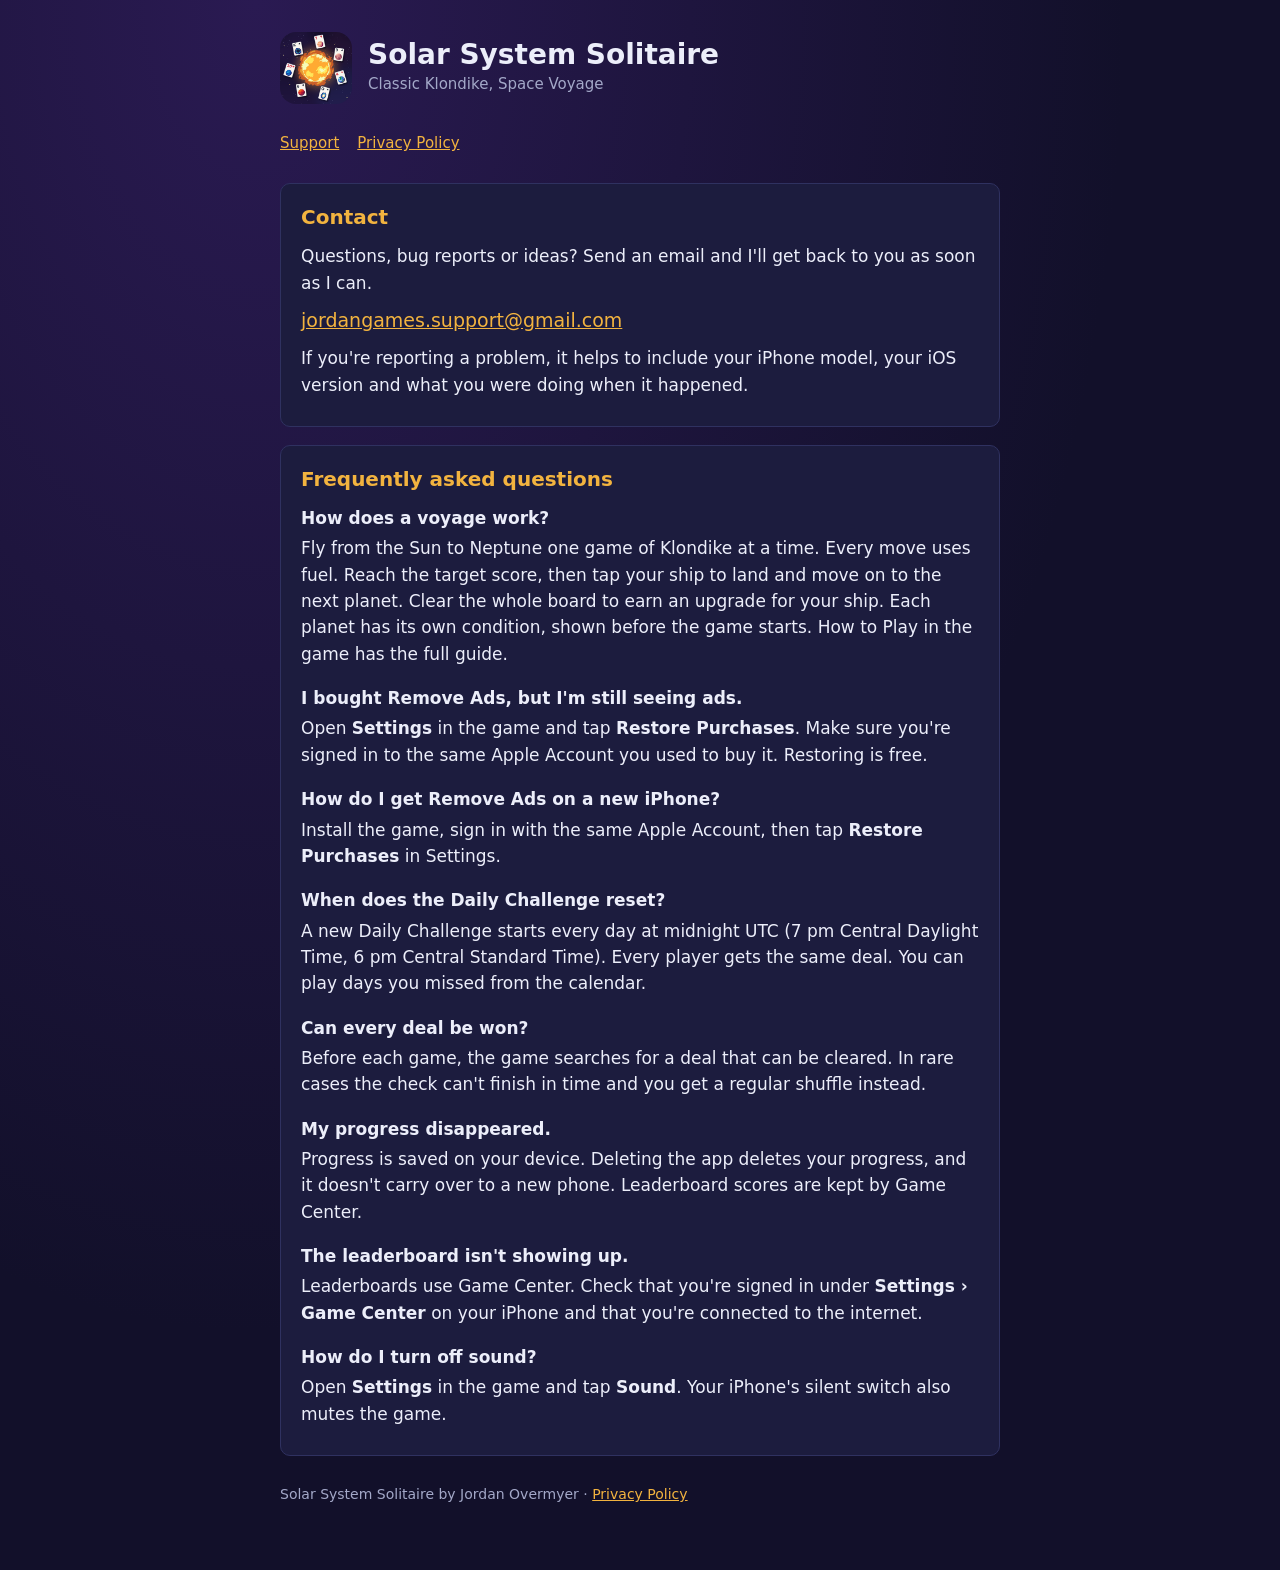
<file: index.html>
<!doctype html>
<html lang="en">
<head>
<meta charset="utf-8">
<meta name="viewport" content="width=device-width, initial-scale=1">
<title>Solar System Solitaire Support</title>
<link rel="stylesheet" href="style.css">
</head>
<body>
<main>
  <header>
    <img src="icon.png" alt="Solar System Solitaire app icon">
    <div>
      <h1>Solar System Solitaire</h1>
      <p>Classic Klondike, Space Voyage</p>
    </div>
  </header>
  <nav><a href="index.html">Support</a><a href="privacy.html">Privacy Policy</a></nav>

  <section>
    <h2>Contact</h2>
    <p>Questions, bug reports or ideas? Send an email and I'll get back to you as soon as I can.</p>
    <p class="contact"><a href="mailto:jordangames.support@gmail.com">jordangames.support@gmail.com</a></p>
    <p>If you're reporting a problem, it helps to include your iPhone model, your iOS version and what you were doing when it happened.</p>
  </section>

  <section>
    <h2>Frequently asked questions</h2>

    <h3>How does a voyage work?</h3>
    <p>Fly from the Sun to Neptune one game of Klondike at a time. Every move uses fuel. Reach the target score, then tap your ship to land and move on to the next planet. Clear the whole board to earn an upgrade for your ship. Each planet has its own condition, shown before the game starts. How to Play in the game has the full guide.</p>

    <h3>I bought Remove Ads, but I'm still seeing ads.</h3>
    <p>Open <b>Settings</b> in the game and tap <b>Restore Purchases</b>. Make sure you're signed in to the same Apple Account you used to buy it. Restoring is free.</p>

    <h3>How do I get Remove Ads on a new iPhone?</h3>
    <p>Install the game, sign in with the same Apple Account, then tap <b>Restore Purchases</b> in Settings.</p>

    <h3>When does the Daily Challenge reset?</h3>
    <p>A new Daily Challenge starts every day at midnight UTC (7 pm Central Daylight Time, 6 pm Central Standard Time). Every player gets the same deal. You can play days you missed from the calendar.</p>

    <h3>Can every deal be won?</h3>
    <p>Before each game, the game searches for a deal that can be cleared. In rare cases the check can't finish in time and you get a regular shuffle instead.</p>

    <h3>My progress disappeared.</h3>
    <p>Progress is saved on your device. Deleting the app deletes your progress, and it doesn't carry over to a new phone. Leaderboard scores are kept by Game Center.</p>

    <h3>The leaderboard isn't showing up.</h3>
    <p>Leaderboards use Game Center. Check that you're signed in under <b>Settings &rsaquo; Game Center</b> on your iPhone and that you're connected to the internet.</p>

    <h3>How do I turn off sound?</h3>
    <p>Open <b>Settings</b> in the game and tap <b>Sound</b>. Your iPhone's silent switch also mutes the game.</p>
  </section>

  <footer>Solar System Solitaire by Jordan Overmyer &middot; <a href="privacy.html">Privacy Policy</a></footer>
</main>
</body>
</html>
</file>
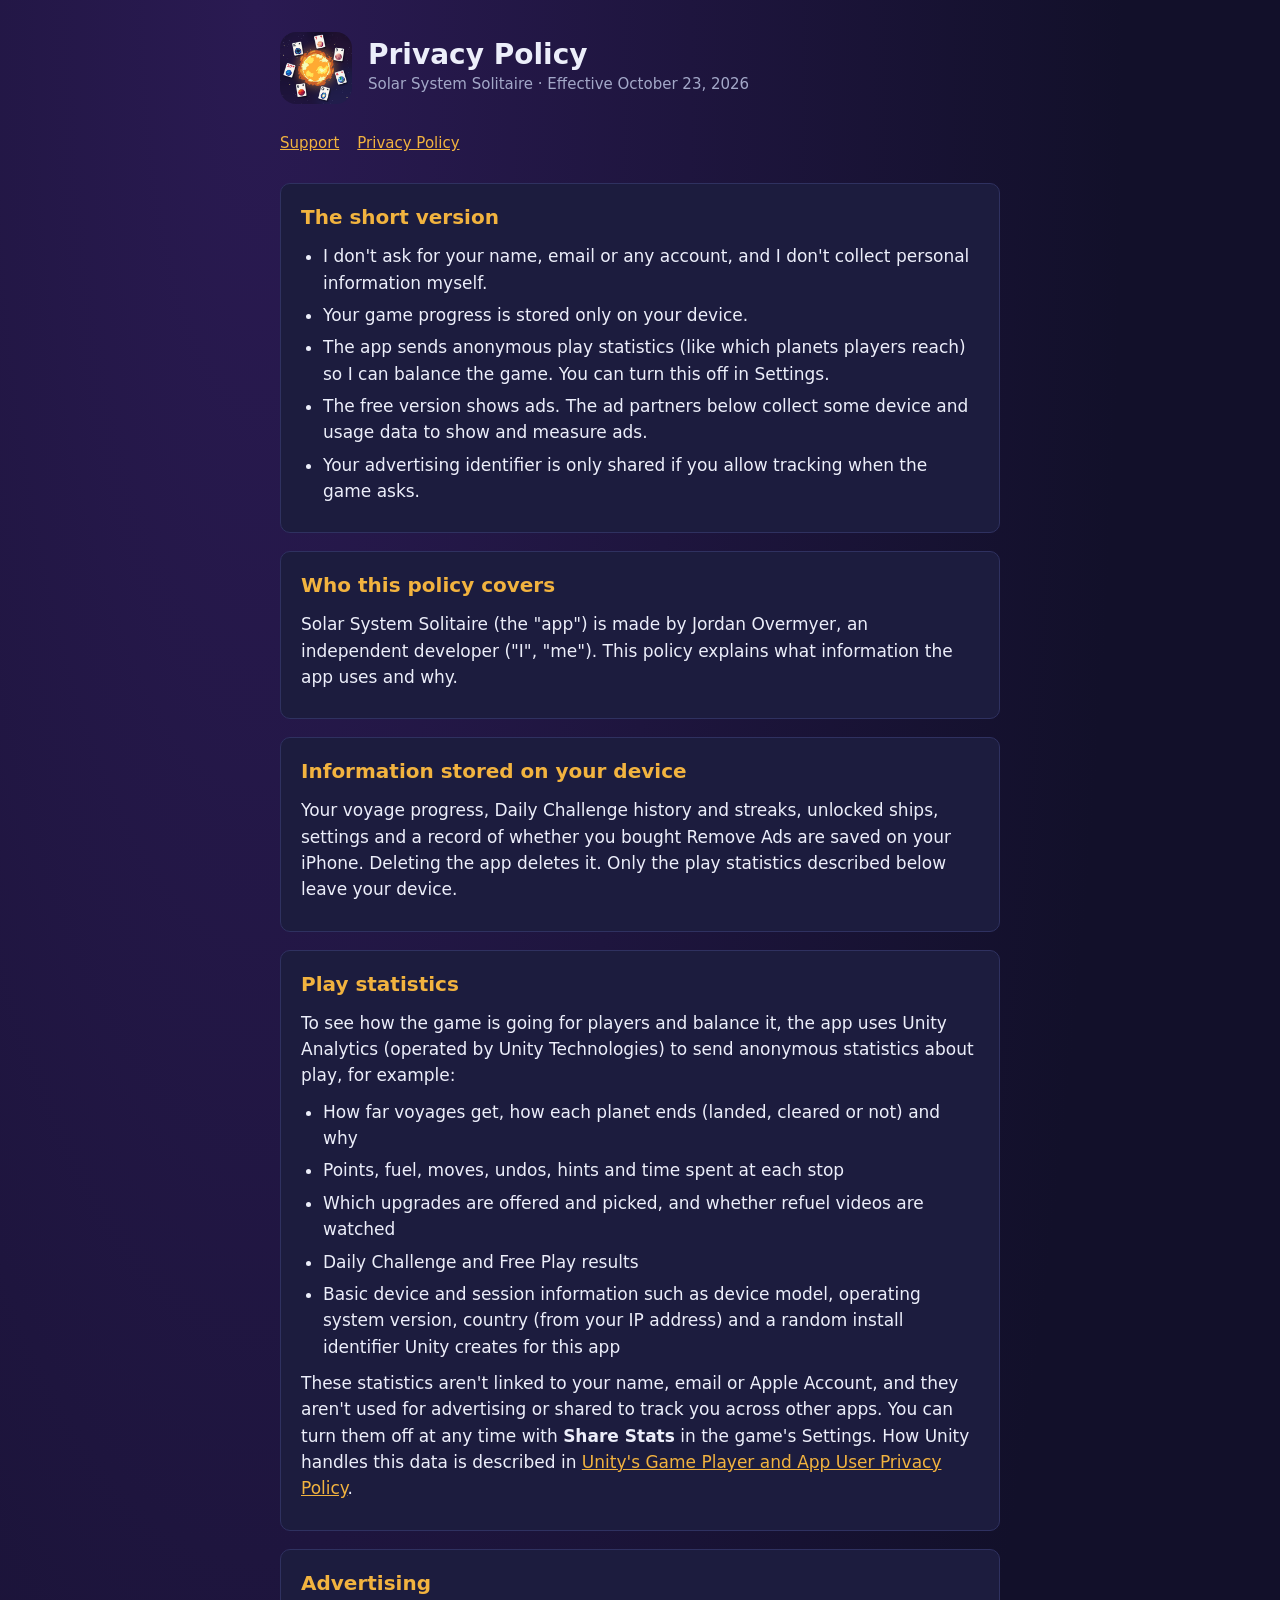
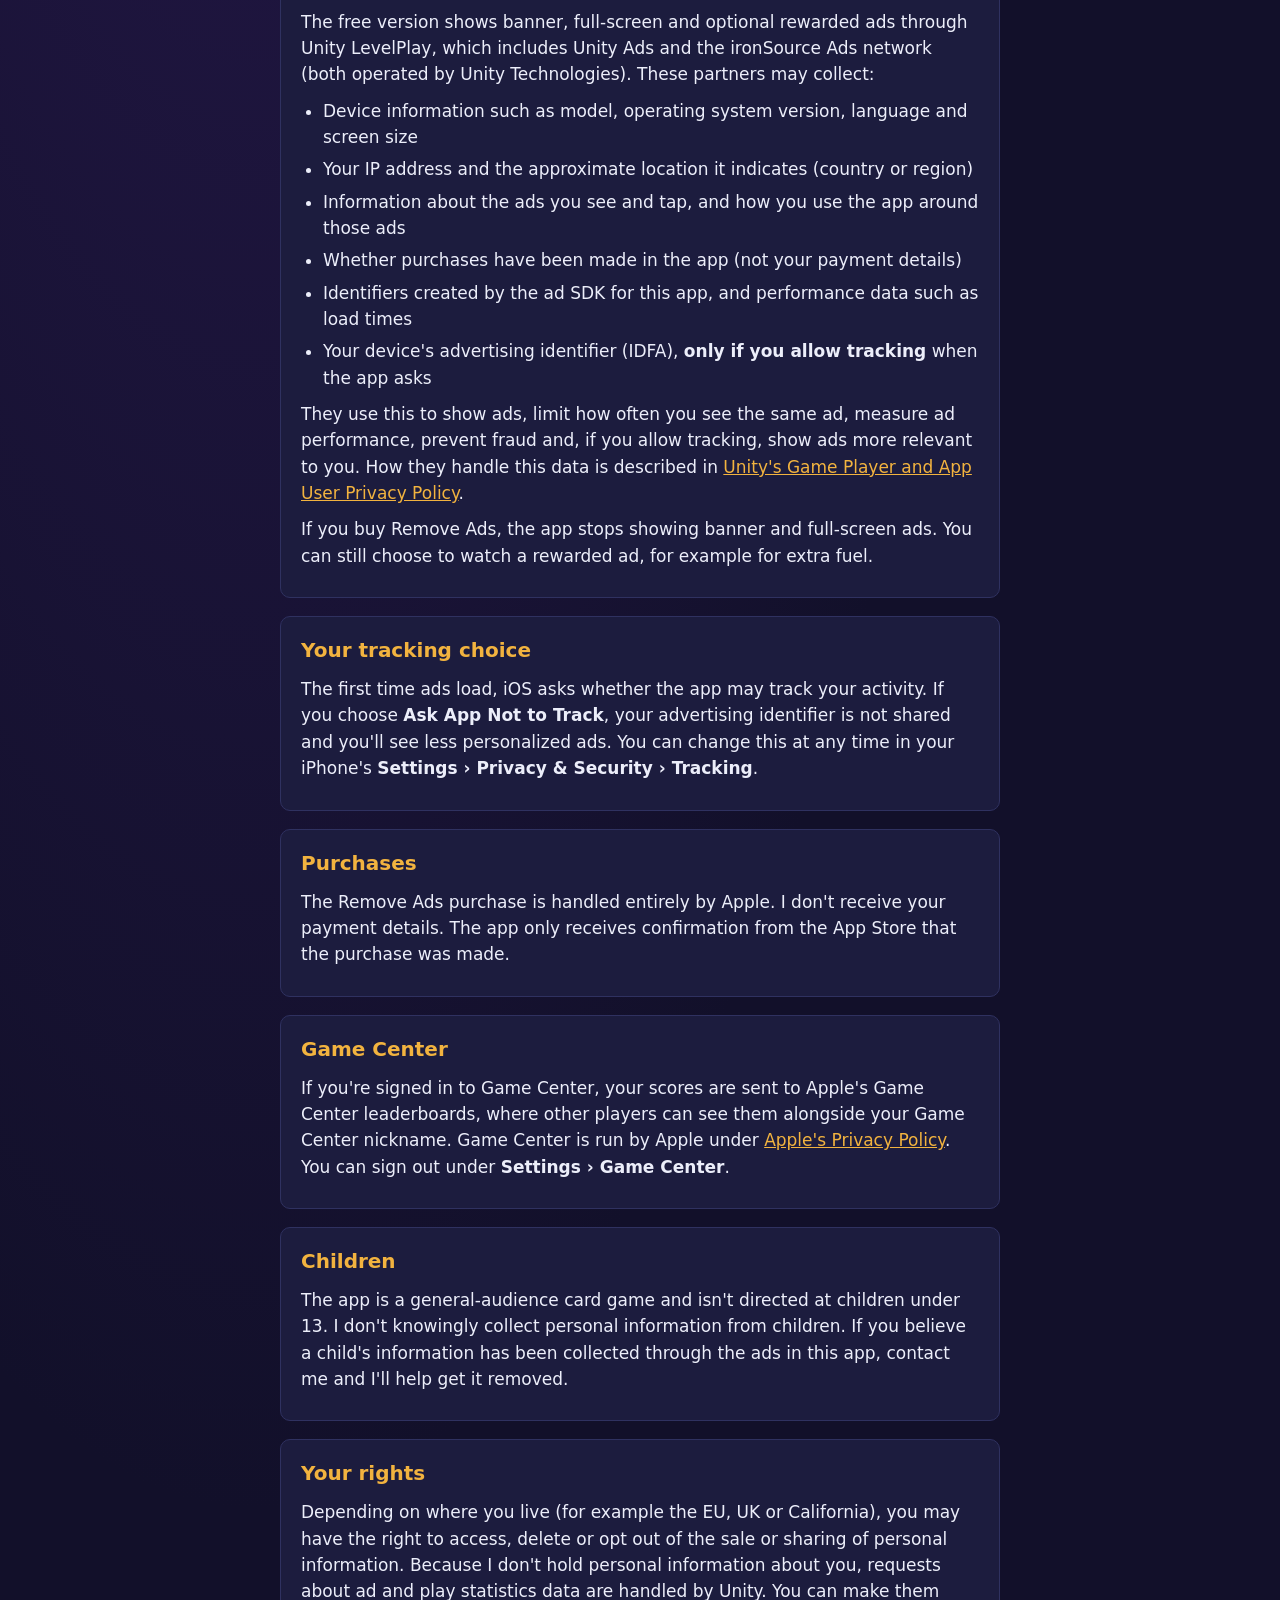
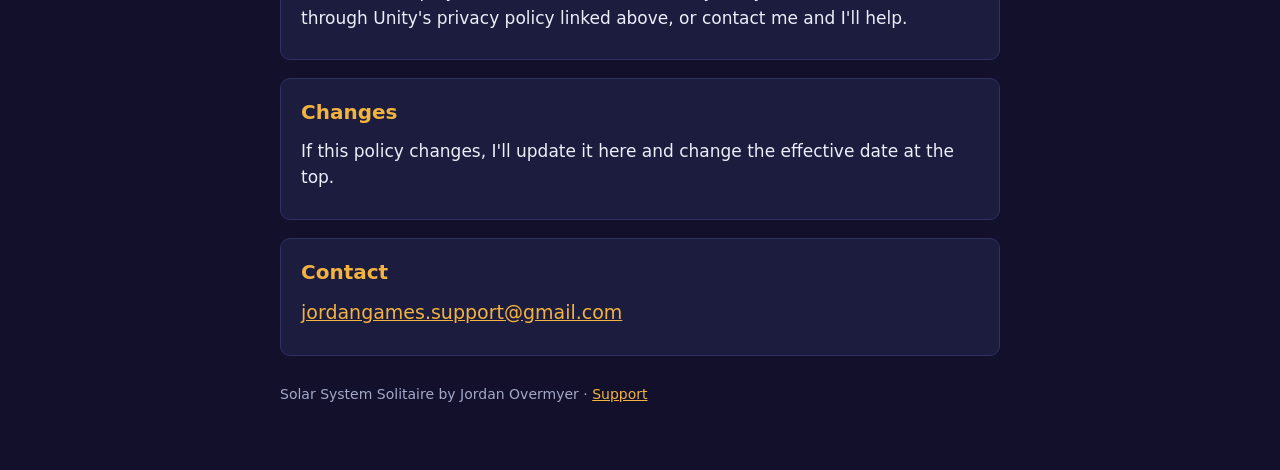
<file: privacy.html>
<!doctype html>
<html lang="en">
<head>
<meta charset="utf-8">
<meta name="viewport" content="width=device-width, initial-scale=1">
<title>Solar System Solitaire Privacy Policy</title>
<link rel="stylesheet" href="style.css">
</head>
<body>
<main>
  <header>
    <img src="icon.png" alt="Solar System Solitaire app icon">
    <div>
      <h1>Privacy Policy</h1>
      <p>Solar System Solitaire &middot; Effective October 23, 2026</p>
    </div>
  </header>
  <nav><a href="index.html">Support</a><a href="privacy.html">Privacy Policy</a></nav>

  <section>
    <h2>The short version</h2>
    <ul>
      <li>I don't ask for your name, email or any account, and I don't collect personal information myself.</li>
      <li>Your game progress is stored only on your device.</li>
      <li>The app sends anonymous play statistics (like which planets players reach) so I can balance the game. You can turn this off in Settings.</li>
      <li>The free version shows ads. The ad partners below collect some device and usage data to show and measure ads.</li>
      <li>Your advertising identifier is only shared if you allow tracking when the game asks.</li>
    </ul>
  </section>

  <section>
    <h2>Who this policy covers</h2>
    <p>Solar System Solitaire (the "app") is made by Jordan Overmyer, an independent developer ("I", "me"). This policy explains what information the app uses and why.</p>
  </section>

  <section>
    <h2>Information stored on your device</h2>
    <p>Your voyage progress, Daily Challenge history and streaks, unlocked ships, settings and a record of whether you bought Remove Ads are saved on your iPhone. Deleting the app deletes it. Only the play statistics described below leave your device.</p>
  </section>

  <section>
    <h2>Play statistics</h2>
    <p>To see how the game is going for players and balance it, the app uses Unity Analytics (operated by Unity Technologies) to send anonymous statistics about play, for example:</p>
    <ul>
      <li>How far voyages get, how each planet ends (landed, cleared or not) and why</li>
      <li>Points, fuel, moves, undos, hints and time spent at each stop</li>
      <li>Which upgrades are offered and picked, and whether refuel videos are watched</li>
      <li>Daily Challenge and Free Play results</li>
      <li>Basic device and session information such as device model, operating system version, country (from your IP address) and a random install identifier Unity creates for this app</li>
    </ul>
    <p>These statistics aren't linked to your name, email or Apple Account, and they aren't used for advertising or shared to track you across other apps. You can turn them off at any time with <b>Share Stats</b> in the game's Settings. How Unity handles this data is described in <a href="https://unity.com/legal/game-player-and-app-user-privacy-policy">Unity's Game Player and App User Privacy Policy</a>.</p>
  </section>

  <section>
    <h2>Advertising</h2>
    <p>The free version shows banner, full-screen and optional rewarded ads through Unity LevelPlay, which includes Unity Ads and the ironSource Ads network (both operated by Unity Technologies). These partners may collect:</p>
    <ul>
      <li>Device information such as model, operating system version, language and screen size</li>
      <li>Your IP address and the approximate location it indicates (country or region)</li>
      <li>Information about the ads you see and tap, and how you use the app around those ads</li>
      <li>Whether purchases have been made in the app (not your payment details)</li>
      <li>Identifiers created by the ad SDK for this app, and performance data such as load times</li>
      <li>Your device's advertising identifier (IDFA), <b>only if you allow tracking</b> when the app asks</li>
    </ul>
    <p>They use this to show ads, limit how often you see the same ad, measure ad performance, prevent fraud and, if you allow tracking, show ads more relevant to you. How they handle this data is described in <a href="https://unity.com/legal/game-player-and-app-user-privacy-policy">Unity's Game Player and App User Privacy Policy</a>.</p>
    <p>If you buy Remove Ads, the app stops showing banner and full-screen ads. You can still choose to watch a rewarded ad, for example for extra fuel.</p>
  </section>

  <section>
    <h2>Your tracking choice</h2>
    <p>The first time ads load, iOS asks whether the app may track your activity. If you choose <b>Ask App Not to Track</b>, your advertising identifier is not shared and you'll see less personalized ads. You can change this at any time in your iPhone's <b>Settings &rsaquo; Privacy &amp; Security &rsaquo; Tracking</b>.</p>
  </section>

  <section>
    <h2>Purchases</h2>
    <p>The Remove Ads purchase is handled entirely by Apple. I don't receive your payment details. The app only receives confirmation from the App Store that the purchase was made.</p>
  </section>

  <section>
    <h2>Game Center</h2>
    <p>If you're signed in to Game Center, your scores are sent to Apple's Game Center leaderboards, where other players can see them alongside your Game Center nickname. Game Center is run by Apple under <a href="https://www.apple.com/legal/privacy/">Apple's Privacy Policy</a>. You can sign out under <b>Settings &rsaquo; Game Center</b>.</p>
  </section>

  <section>
    <h2>Children</h2>
    <p>The app is a general-audience card game and isn't directed at children under 13. I don't knowingly collect personal information from children. If you believe a child's information has been collected through the ads in this app, contact me and I'll help get it removed.</p>
  </section>

  <section>
    <h2>Your rights</h2>
    <p>Depending on where you live (for example the EU, UK or California), you may have the right to access, delete or opt out of the sale or sharing of personal information. Because I don't hold personal information about you, requests about ad and play statistics data are handled by Unity. You can make them through Unity's privacy policy linked above, or contact me and I'll help.</p>
  </section>

  <section>
    <h2>Changes</h2>
    <p>If this policy changes, I'll update it here and change the effective date at the top.</p>
  </section>

  <section>
    <h2>Contact</h2>
    <p class="contact"><a href="mailto:jordangames.support@gmail.com">jordangames.support@gmail.com</a></p>
  </section>

  <footer>Solar System Solitaire by Jordan Overmyer &middot; <a href="index.html">Support</a></footer>
</main>
</body>
</html>
</file>
<file: style.css>
:root {
  --bg: #12102a;
  --panel: #1c1c3e;
  --ink: #eceefa;
  --muted: #a3a8c8;
  --line: #2f3160;
  --accent: #f2b33f;
}
* { box-sizing: border-box; }
body {
  margin: 0;
  background: var(--bg) radial-gradient(ellipse at 20% 0%, #2a1a52 0%, transparent 60%) no-repeat;
  color: var(--ink);
  font: 17px/1.55 -apple-system, BlinkMacSystemFont, "Segoe UI", system-ui, sans-serif;
  padding: 32px 16px 64px;
}
main { max-width: 720px; margin: 0 auto; }
header { display: flex; align-items: center; gap: 16px; margin-bottom: 28px; }
header img { width: 72px; height: 72px; border-radius: 16px; }
header h1 { margin: 0; font-size: 28px; line-height: 1.15; }
header p { margin: 2px 0 0; color: var(--muted); font-size: 15px; }
nav { display: flex; gap: 18px; margin-bottom: 28px; font-size: 15px; }
a { color: var(--accent); }
section { background: var(--panel); border: 1px solid var(--line); border-radius: 10px; padding: 18px 20px; margin-bottom: 18px; }
h2 { margin: 0 0 10px; font-size: 20px; color: var(--accent); }
h3 { margin: 18px 0 4px; font-size: 17px; }
h3:first-of-type { margin-top: 4px; }
p, ul { margin: 0 0 10px; }
ul { padding-left: 22px; }
li { margin-bottom: 6px; }
.contact { font-size: 19px; }
footer { color: var(--muted); font-size: 14px; margin-top: 28px; }
</file>
